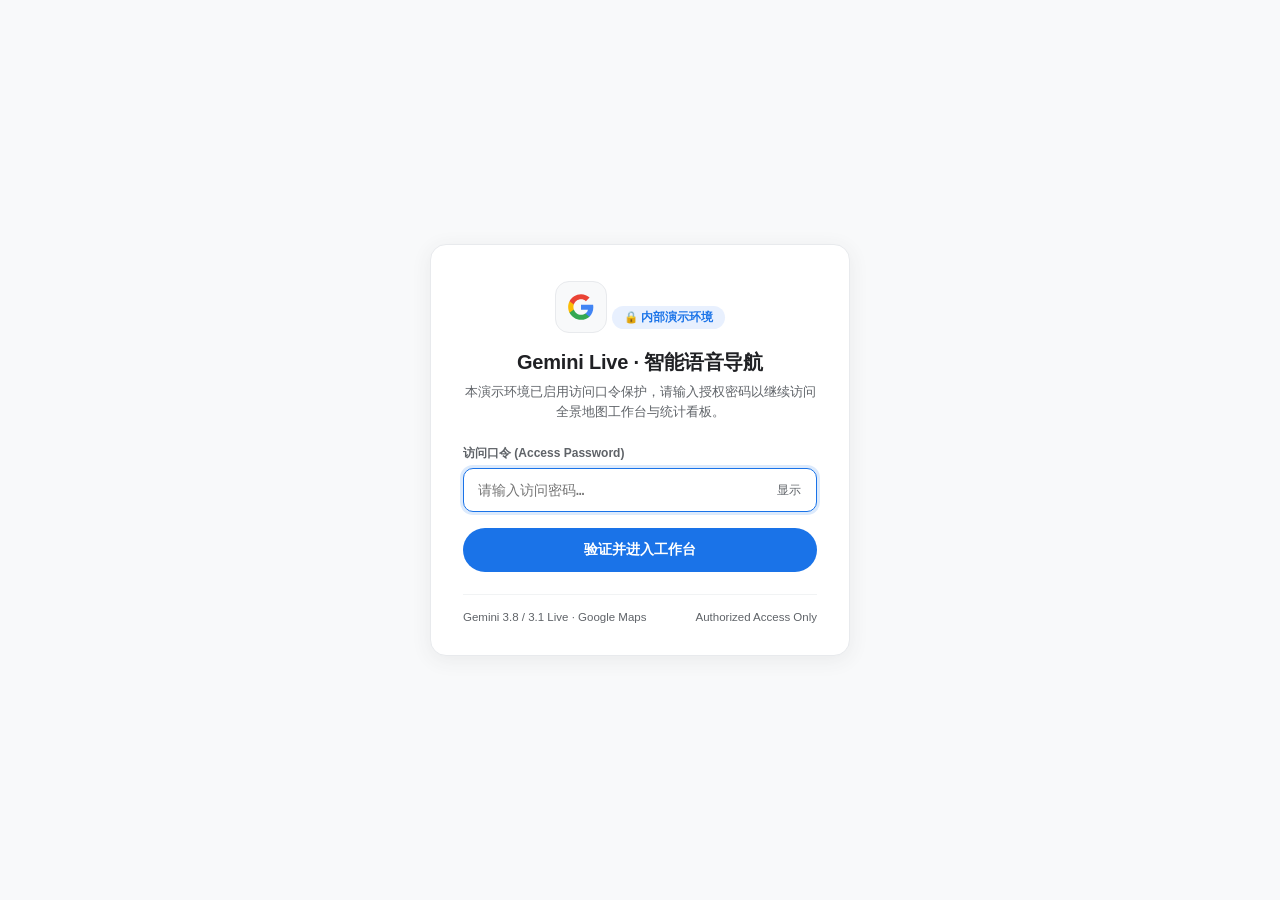
<file: server/static/login.html>
<!DOCTYPE html>
<html lang="zh-CN">
<head>
<meta charset="utf-8">
<meta name="viewport" content="width=device-width, initial-scale=1">
<meta name="robots" content="noindex, nofollow">
<title>访问验证 · Gemini Live × Google Maps</title>
<style>
:root {
  --blue: #1a73e8;
  --blue-hover: #1765cc;
  --red: #d93025;
  --ink: #202124;
  --sub: #5f6368;
  --line: #dadce0;
  --bg: #f8f9fa;
}
* { box-sizing: border-box; }
html, body { margin: 0; padding: 0; height: 100%; }
body {
  font-family: 'Google Sans', 'Roboto', -apple-system, BlinkMacSystemFont,
    'Segoe UI', 'PingFang SC', 'Microsoft YaHei', sans-serif;
  background: var(--bg);
  color: var(--ink);
  display: flex;
  align-items: center;
  justify-content: center;
  padding: 24px;
  -webkit-font-smoothing: antialiased;
}
.auth-card {
  width: 100%;
  max-width: 420px;
  background: #ffffff;
  border: 1px solid #e8eaed;
  border-radius: 16px;
  padding: 36px 32px 32px;
  box-shadow: 0 4px 20px rgba(60, 64, 67, 0.08);
  text-align: center;
}
.logo-wrap {
  display: inline-flex;
  align-items: center;
  justify-content: center;
  width: 52px;
  height: 52px;
  border-radius: 14px;
  background: #f8f9fa;
  border: 1px solid #e8eaed;
  margin-bottom: 16px;
}
h1 {
  margin: 0 0 6px;
  font-size: 20px;
  font-weight: 600;
  color: var(--ink);
  letter-spacing: -0.2px;
}
.desc {
  margin: 0 0 24px;
  font-size: 13px;
  color: var(--sub);
  line-height: 1.5;
}
.badge-row {
  display: inline-flex;
  align-items: center;
  gap: 6px;
  background: #e8f0fe;
  color: var(--blue);
  font-size: 11.5px;
  font-weight: 600;
  padding: 4px 12px;
  border-radius: 999px;
  margin-bottom: 20px;
}
.field {
  position: relative;
  text-align: left;
  margin-bottom: 16px;
}
.field label {
  display: block;
  font-size: 12px;
  font-weight: 600;
  color: var(--sub);
  margin-bottom: 6px;
}
.input-wrap {
  position: relative;
  display: flex;
  align-items: center;
}
.input-wrap input {
  width: 100%;
  height: 44px;
  padding: 0 44px 0 14px;
  font-size: 14px;
  font-family: 'Roboto Mono', ui-monospace, monospace;
  color: var(--ink);
  background: #fff;
  border: 1px solid var(--line);
  border-radius: 10px;
  outline: none;
  transition: border-color 0.15s, box-shadow 0.15s;
}
.input-wrap input:focus {
  border-color: var(--blue);
  box-shadow: 0 0 0 3px rgba(26, 115, 232, 0.15);
}
.toggle-btn {
  position: absolute;
  right: 8px;
  background: transparent;
  border: none;
  color: var(--sub);
  font-size: 12px;
  font-weight: 500;
  padding: 6px 8px;
  border-radius: 6px;
  cursor: pointer;
}
.toggle-btn:hover { background: #f1f3f4; color: var(--ink); }
.err-msg {
  display: none;
  background: #fce8e6;
  color: var(--red);
  border: 1px solid #f5c3c0;
  border-radius: 8px;
  padding: 9px 12px;
  font-size: 12.5px;
  text-align: left;
  margin-bottom: 16px;
  line-height: 1.4;
}
.btn-submit {
  width: 100%;
  height: 44px;
  background: var(--blue);
  color: #fff;
  border: none;
  border-radius: 999px;
  font-size: 14px;
  font-weight: 600;
  font-family: inherit;
  cursor: pointer;
  transition: background 0.15s, box-shadow 0.15s;
}
.btn-submit:hover {
  background: var(--blue-hover);
  box-shadow: 0 2px 6px rgba(26, 115, 232, 0.3);
}
.btn-submit:disabled {
  opacity: 0.6;
  cursor: not-allowed;
}
.foot {
  margin-top: 22px;
  padding-top: 16px;
  border-top: 1px solid #f1f3f4;
  font-size: 11.5px;
  color: var(--sub);
  display: flex;
  justify-content: space-between;
  align-items: center;
}
</style>
</head>
<body>

<div class="auth-card">
  <div class="logo-wrap">
    <svg viewBox="0 0 48 48" width="28" height="28" aria-hidden="true">
      <path fill="#4285F4" d="M45.12 24.5c0-1.56-.14-3.06-.4-4.5H24v8.51h11.84c-.51 2.75-2.06 5.08-4.39 6.64v5.52h7.11c4.16-3.83 6.56-9.47 6.56-16.17z"/>
      <path fill="#34A853" d="M24 46c5.94 0 10.92-1.97 14.56-5.33l-7.11-5.52c-1.97 1.32-4.49 2.1-7.45 2.1-5.73 0-10.58-3.87-12.31-9.07H4.34v5.7C7.96 41.07 15.4 46 24 46z"/>
      <path fill="#FBBC05" d="M11.69 28.18C11.25 26.86 11 25.45 11 24s.25-2.86.69-4.18v-5.7H4.34C2.85 17.09 2 20.45 2 24s.85 6.91 2.34 9.88l7.35-5.7z"/>
      <path fill="#EA4335" d="M24 10.75c3.23 0 6.13 1.11 8.41 3.29l6.31-6.31C34.91 4.18 29.93 2 24 2 15.4 2 7.96 6.93 4.34 14.12l7.35 5.7c1.73-5.2 6.58-9.07 12.31-9.07z"/>
    </svg>
  </div>

  <div class="badge-row">🔒 内部演示环境</div>
  <h1>Gemini Live · 智能语音导航</h1>
  <p class="desc">本演示环境已启用访问口令保护，请输入授权密码以继续访问全景地图工作台与统计看板。</p>

  <form id="loginForm" autocomplete="off">
    <div class="field">
      <label for="pwdInput">访问口令 (Access Password)</label>
      <div class="input-wrap">
        <input type="password" id="pwdInput" name="password" placeholder="请输入访问密码…" required autofocus>
        <button type="button" class="toggle-btn" id="toggleBtn">显示</button>
      </div>
    </div>
    <div class="err-msg" id="errMsg"></div>
    <button type="submit" class="btn-submit" id="submitBtn">验证并进入工作台</button>
  </form>

  <div class="foot">
    <span>Gemini 3.8 / 3.1 Live · Google Maps</span>
    <span>Authorized Access Only</span>
  </div>
</div>

<script>
const pwdInput = document.getElementById('pwdInput');
const toggleBtn = document.getElementById('toggleBtn');
const errMsg = document.getElementById('errMsg');
const submitBtn = document.getElementById('submitBtn');
const form = document.getElementById('loginForm');

toggleBtn.onclick = () => {
  const isPwd = pwdInput.type === 'password';
  pwdInput.type = isPwd ? 'text' : 'password';
  toggleBtn.textContent = isPwd ? '隐藏' : '显示';
  pwdInput.focus();
};

form.onsubmit = async (e) => {
  e.preventDefault();
  errMsg.style.display = 'none';
  const password = pwdInput.value.trim();
  if (!password) return;
  submitBtn.disabled = true;
  submitBtn.textContent = '正在验证…';
  try {
    const res = await fetch('/api/login', {
      method: 'POST',
      headers: { 'Content-Type': 'application/json' },
      body: JSON.stringify({ password }),
    });
    const data = await res.json().catch(() => ({}));
    if (res.ok && data.ok) {
      const params = new URLSearchParams(window.location.search);
      const next = params.get('next') || '/';
      window.location.replace(next.startsWith('/') ? next : '/');
      return;
    }
    errMsg.textContent = data.error || '访问口令错误，请重试';
    errMsg.style.display = 'block';
    pwdInput.select();
  } catch (err) {
    errMsg.textContent = '网络请求异常，请稍后重试';
    errMsg.style.display = 'block';
  } finally {
    submitBtn.disabled = false;
    submitBtn.textContent = '验证并进入工作台';
  }
};
</script>
</body>
</html>
</file>
